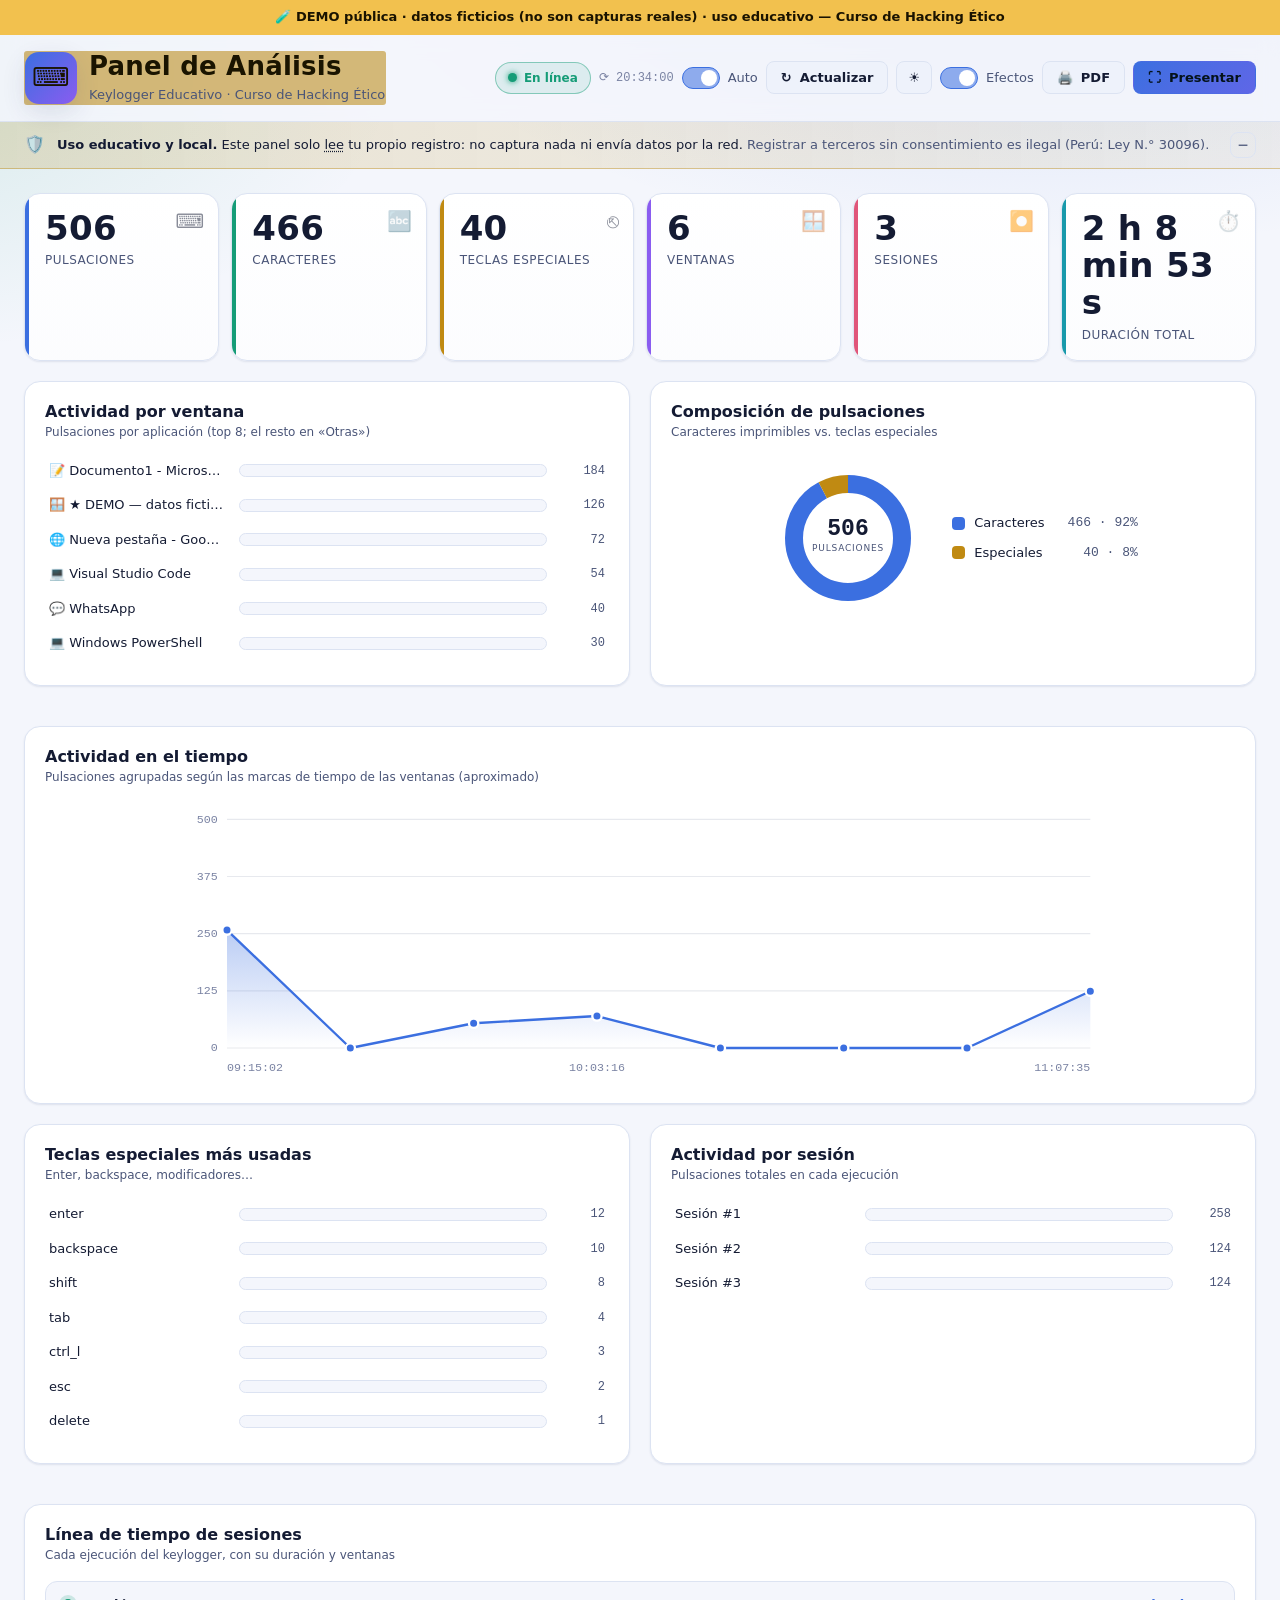
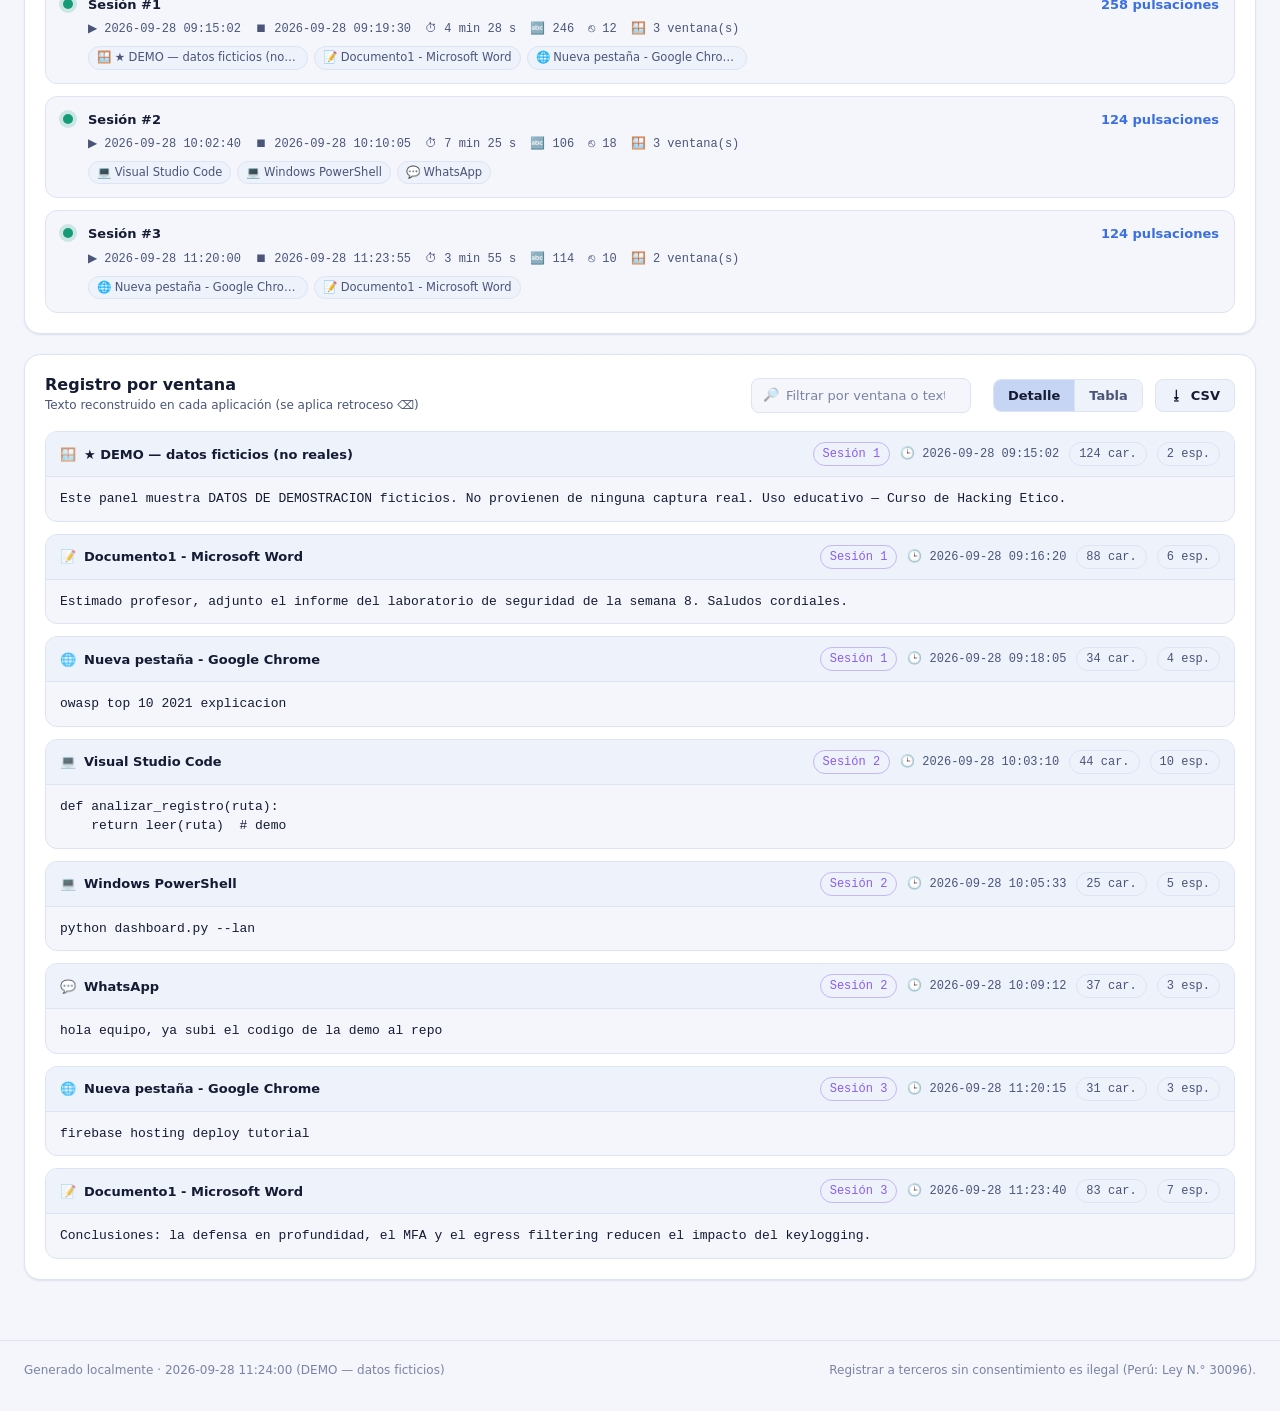
<file: public/index.html>
<!DOCTYPE html>
<html lang="es" data-theme="dark" data-fx="on">
<head>
  <meta charset="UTF-8" />
  <meta name="viewport" content="width=device-width, initial-scale=1.0" />
  <meta name="color-scheme" content="dark light" />
  <meta name="description" content="Panel local para analizar el registro educativo de teclas. Solo lee y muestra; no captura nada." />
  <title>Panel de Análisis — Keylogger Educativo</title>
  <link rel="stylesheet" href="style.css" />
</head>
<body>
  <a class="saltar-enlace" href="#contenido">Saltar al contenido</a>

  <!-- ============================================================
       Cartel de DEMO — solo en la versión pública (datos ficticios).
       No existe en el panel local real; aquí avisa que NO son datos
       reales, sino una demostración de la interfaz.
       ============================================================ -->
  <div style="background:#f2c14e;color:#1a1300;text-align:center;padding:8px 14px;font:600 13px/1.45 'Segoe UI',system-ui,sans-serif;">
    🧪 DEMO pública · datos <strong>ficticios</strong> (no son capturas reales) · uso educativo — Curso de Hacking Ético
  </div>

  <!-- =====================================================================
       Cabecera profesional (sticky): identidad + estado + controles
       ===================================================================== -->
  <header class="cabecera">
    <div class="marca">
      <div class="logo" aria-hidden="true">⌨️</div>
      <div class="marca-txt">
        <h1>Panel de Análisis<span class="cursor-bloque" aria-hidden="true">▊</span></h1>
        <p class="subtitulo">
          <span class="sub-normal">Keylogger Educativo · Curso de Hacking Ético</span>
          <span class="sub-hacker" aria-hidden="true">root@keylog:~$ analizar --local</span>
        </p>
      </div>
    </div>

    <div class="cabecera-acciones" role="toolbar" aria-label="Controles del panel">
      <div class="estado-bloque">
        <span id="estado" class="pill pill-ok" role="status" aria-live="polite">
          <span class="led" aria-hidden="true"></span>
          <span class="estado-texto">Cargando…</span>
        </span>
        <span class="estado-hora" id="actualizado" title="Hora de la última actualización">—</span>
      </div>

      <label class="switch" title="Refrescar los datos automáticamente cada 4 s">
        <input type="checkbox" id="auto" checked />
        <span class="switch-track" aria-hidden="true"><span class="switch-thumb"></span></span>
        <span class="switch-etq">Auto</span>
      </label>

      <button id="refrescar" class="btn" type="button" aria-label="Actualizar ahora">
        <span aria-hidden="true">↻</span><span class="btn-txt">Actualizar</span>
      </button>

      <button id="tema" class="btn btn-icono" type="button"
              aria-label="Cambiar tema (oscuro, claro, hacker)" title="Cambiar tema">
        <span class="tema-icono" aria-hidden="true">🌙</span>
      </button>

      <label class="switch switch-fx" title="Activar efectos del tema hacker (scanlines, glow)">
        <input type="checkbox" id="efectos" checked />
        <span class="switch-track" aria-hidden="true"><span class="switch-thumb"></span></span>
        <span class="switch-etq">Efectos</span>
      </label>

      <button id="imprimir" class="btn" type="button"
              aria-label="Exportar o imprimir a PDF" title="Exportar a PDF (Ctrl+P)">
        <span aria-hidden="true">🖨️</span><span class="btn-txt">PDF</span>
      </button>

      <button id="presentacion" class="btn btn-primario" type="button"
              aria-label="Activar modo presentación a pantalla completa" title="Modo presentación">
        <span aria-hidden="true">⛶</span><span class="btn-txt">Presentar</span>
      </button>
    </div>
  </header>

  <!-- =====================================================================
       Banner ético (visible por defecto, colapsable)
       ===================================================================== -->
  <div class="banner-etico" id="banner" role="note" aria-label="Aviso de uso ético">
    <span class="banner-icono" aria-hidden="true">🛡️</span>
    <span class="banner-texto">
      <strong>Uso educativo y local.</strong>
      Este panel solo <em>lee</em> tu propio registro: no captura nada ni envía datos por la red.
      <span class="banner-legal">Registrar a terceros sin consentimiento es ilegal (Perú: Ley N.° 30096).</span>
    </span>
    <button class="banner-cerrar" id="banner-toggle" type="button"
            aria-expanded="true" aria-controls="banner" aria-label="Colapsar aviso">−</button>
  </div>

  <main class="contenido" id="contenido">

    <!-- Encabezado solo visible al imprimir -->
    <div class="print-encabezado" aria-hidden="true">
      <h2>Informe del Panel de Análisis — Keylogger Educativo</h2>
      <p>Generado localmente · Uso educativo · No captura datos · No usa la red.</p>
    </div>

    <!-- ===== Estado CARGANDO (skeletons) ===== -->
    <section id="carga" aria-label="Cargando datos" aria-busy="true">
      <div class="kpis">
        <div class="tarjeta skel-card" aria-hidden="true"><span class="skel skel-num"></span><span class="skel skel-etq"></span></div>
        <div class="tarjeta skel-card" aria-hidden="true"><span class="skel skel-num"></span><span class="skel skel-etq"></span></div>
        <div class="tarjeta skel-card" aria-hidden="true"><span class="skel skel-num"></span><span class="skel skel-etq"></span></div>
        <div class="tarjeta skel-card" aria-hidden="true"><span class="skel skel-num"></span><span class="skel skel-etq"></span></div>
        <div class="tarjeta skel-card" aria-hidden="true"><span class="skel skel-num"></span><span class="skel skel-etq"></span></div>
        <div class="tarjeta skel-card" aria-hidden="true"><span class="skel skel-num"></span><span class="skel skel-etq"></span></div>
      </div>
      <div class="rejilla rejilla-2">
        <div class="panel-caja"><span class="skel skel-linea"></span><span class="skel skel-bloque"></span></div>
        <div class="panel-caja"><span class="skel skel-linea"></span><span class="skel skel-bloque"></span></div>
      </div>
    </section>

    <!-- ===== Estado ERROR ===== -->
    <section id="error" class="aviso aviso-error oculto" role="alert">
      <div class="aviso-icono" aria-hidden="true">⚡</div>
      <div>
        <h2>Sin conexión con el servidor local</h2>
        <p>No se pudo contactar con <code>/api/data</code>. Comprueba que
           <code>python dashboard.py</code> siga en ejecución y vuelve a intentarlo.</p>
        <button class="btn btn-primario" type="button" id="reintentar">Reintentar</button>
      </div>
    </section>

    <!-- ===== Estado VACÍO ===== -->
    <section id="vacio" class="aviso oculto">
      <div class="aviso-icono" aria-hidden="true">📭</div>
      <div>
        <h2>Todavía no hay datos</h2>
        <p id="vacio-msg">
          Ejecuta <code>python keylogger.py</code>, escribe algo, presiona
          <kbd>ESC</kbd> y vuelve a actualizar.
        </p>
      </div>
    </section>

    <!-- ===== Contenido CON datos ===== -->
    <div id="panel" class="oculto">

      <!-- Fila de KPIs -->
      <section class="kpis" id="kpis" aria-label="Estadísticas generales"></section>

      <!-- Actividad por ventana + Composición -->
      <section class="rejilla rejilla-2">
        <div class="panel-caja">
          <div class="panel-caja-cab">
            <h2><span class="prefijo-h" aria-hidden="true">&gt;</span> Actividad por ventana</h2>
            <span class="hint">Pulsaciones por aplicación (top 8; el resto en «Otras»)</span>
          </div>
          <div id="grafico-ventanas" class="grafico"></div>
        </div>

        <div class="panel-caja">
          <div class="panel-caja-cab">
            <h2><span class="prefijo-h" aria-hidden="true">&gt;</span> Composición de pulsaciones</h2>
            <span class="hint">Caracteres imprimibles vs. teclas especiales</span>
          </div>
          <div id="grafico-composicion" class="grafico grafico-centrado"></div>
        </div>
      </section>

      <!-- Actividad en el tiempo -->
      <section class="panel-caja">
        <div class="panel-caja-cab">
          <h2><span class="prefijo-h" aria-hidden="true">&gt;</span> Actividad en el tiempo</h2>
          <span class="hint">Pulsaciones agrupadas según las marcas de tiempo de las ventanas (aproximado)</span>
        </div>
        <div id="grafico-tiempo" class="grafico"></div>
      </section>

      <!-- Teclas especiales + Actividad por sesión -->
      <section class="rejilla rejilla-2">
        <div class="panel-caja">
          <div class="panel-caja-cab">
            <h2><span class="prefijo-h" aria-hidden="true">&gt;</span> Teclas especiales más usadas</h2>
            <span class="hint">Enter, backspace, modificadores…</span>
          </div>
          <div id="grafico-especiales" class="grafico"></div>
        </div>

        <div class="panel-caja">
          <div class="panel-caja-cab">
            <h2><span class="prefijo-h" aria-hidden="true">&gt;</span> Actividad por sesión</h2>
            <span class="hint">Pulsaciones totales en cada ejecución</span>
          </div>
          <div id="grafico-sesiones" class="grafico"></div>
        </div>
      </section>

      <!-- Línea de tiempo de sesiones -->
      <section class="panel-caja">
        <div class="panel-caja-cab">
          <h2><span class="prefijo-h" aria-hidden="true">&gt;</span> Línea de tiempo de sesiones</h2>
          <span class="hint">Cada ejecución del keylogger, con su duración y ventanas</span>
        </div>
        <div id="timeline" class="timeline"></div>
      </section>

      <!-- Registro por ventana -->
      <section class="panel-caja">
        <div class="panel-caja-cab con-filtro">
          <div>
            <h2><span class="prefijo-h" aria-hidden="true">&gt;</span> Registro por ventana</h2>
            <span class="hint">Texto reconstruido en cada aplicación (se aplica retroceso ⌫)</span>
          </div>
          <div class="registro-controles">
            <div class="filtro-bloque">
              <label class="visualmente-oculto" for="filtro">Filtrar registros</label>
              <span class="filtro-icono" aria-hidden="true">🔎</span>
              <input type="search" id="filtro" class="filtro"
                     placeholder="Filtrar por ventana o texto…"
                     autocomplete="off" spellcheck="false" />
              <span class="filtro-conteo" id="filtro-conteo" aria-live="polite"></span>
            </div>
            <div class="seg-control" role="group" aria-label="Tipo de vista del registro">
              <button type="button" class="seg-btn activo" id="vista-detalle" aria-pressed="true">Detalle</button>
              <button type="button" class="seg-btn" id="vista-tabla" aria-pressed="false">Tabla</button>
            </div>
            <button class="btn" type="button" id="csv" title="Descargar el registro como CSV (local)">
              <span aria-hidden="true">⭳</span><span class="btn-txt">CSV</span>
            </button>
          </div>
        </div>
        <div id="segmentos" class="segmentos"></div>
        <div id="tabla" class="tabla-wrap oculto"></div>
      </section>

    </div><!-- /#panel -->
  </main>

  <footer class="pie">
    <span>Generado localmente · <span id="generado">—</span></span>
    <span class="pie-legal">Registrar a terceros sin consentimiento es ilegal (Perú: Ley N.° 30096).</span>
  </footer>

  <!-- Botón para salir del modo presentación (solo visible en ese modo) -->
  <button id="salir-presentacion" class="salir-presentacion oculto" type="button" aria-label="Salir del modo presentación">✕ Salir</button>

  <!-- Tooltip flotante compartido por todos los gráficos -->
  <div id="tooltip" class="tooltip" role="tooltip" aria-hidden="true"></div>

  <script src="app.js"></script>
</body>
</html>
</file>
<file: public/style.css>
/* ==========================================================================
   Panel de Análisis — Keylogger Educativo
   Sistema de diseño con 3 temas (dark / light / hacker), 100% autocontenido:
   sin CDNs, sin fuentes web externas, sin librerías. Gráficos en SVG a mano.
   --------------------------------------------------------------------------
   ÍNDICE
     1.  Tokens de diseño (:root) y temas
     2.  Reset y base tipográfica
     3.  Accesibilidad (foco, saltar-enlace, utilidades)
     4.  Efectos del tema hacker (rejilla, scanlines, glow, cursor)
     5.  Cabecera, estado y controles
     6.  Banner ético
     7.  KPIs y skeletons de carga
     8.  Cajas de panel y rejillas
     9.  Gráficos SVG (barras, donut, área, ejes, tooltip)
     10. Timeline de sesiones
     11. Registro por ventana (detalle, tabla, filtro)
     12. Estados: vacío / error
     13. Pie y modo presentación
     14. Animaciones, responsive y reduce-motion
     15. Impresión (@media print)
   ========================================================================== */

/* --------------------------------------------------------------------------
   1. TOKENS DE DISEÑO
   -------------------------------------------------------------------------- */
:root {
  /* Tipografía */
  --font-sans: "Segoe UI", system-ui, -apple-system, Roboto, Helvetica, Arial, sans-serif;
  --font-mono: "Cascadia Code", "Consolas", ui-monospace, monospace;
  --fs-xs: 12px; --fs-sm: 13px; --fs-base: 14px; --fs-md: 16px;
  --fs-lg: 20px; --fs-xl: 26px; --fs-2xl: 34px;

  /* Espaciado (escala 4px) */
  --sp-1: 4px; --sp-2: 8px; --sp-3: 12px; --sp-4: 16px; --sp-5: 20px;
  --sp-6: 24px; --sp-7: 32px; --sp-8: 40px; --sp-9: 48px; --sp-10: 64px;

  /* Radios */
  --radius-sm: 8px; --radius-md: 12px; --radius-lg: 16px; --radius-pill: 999px;

  /* Familia mono usada como acento de UI en hacker (sans en dark/light) */
  --font-ui: var(--font-sans);
  /* Glow y overlays: neutros salvo en hacker+efectos */
  --glow-accent: none;
  --glow-panel: none;
  --scan: 0;         /* 1 activa scanlines/rejilla */
}

/* ---- TEMA OSCURO (por defecto) ---- */
:root, :root[data-theme="dark"] {
  --bg: #0B1020; --surface: #141B33; --elevated: #1B2444; --border: #27314F;
  --text: #EAEEFB; --text-2: #9BA6CC; --text-mut: #6B769E;
  --accent: #5B8CFF; --accent-2: #35D0A5; --warning: #F2C14E; --danger: #FF6B81;

  --cat-1: #5B8CFF; --cat-2: #35D0A5; --cat-3: #B18CFF; --cat-4: #F2C14E;
  --cat-5: #FF7A9A; --cat-6: #4FD1E0; --cat-7: #F58F5B; --cat-8: #8BD450;

  --shadow-sm: 0 1px 2px rgba(0,0,0,.2);
  --shadow-md: 0 8px 24px rgba(0,0,0,.28);
  --shadow-lg: 0 16px 40px rgba(0,0,0,.35);
  --grid-linea: rgba(255,255,255,.07);
  --foco: 0 0 0 3px rgba(91,140,255,.55);
  color-scheme: dark;
}

/* ---- TEMA CLARO ---- */
:root[data-theme="light"] {
  --bg: #F4F6FC; --surface: #FFFFFF; --elevated: #EEF2FB; --border: #DCE3F2;
  --text: #141B33; --text-2: #4A5578; --text-mut: #7A83A3;
  --accent: #3B6FE0; --accent-2: #159C77; --warning: #B8860B; --danger: #D64560;

  --cat-1: #3B6FE0; --cat-2: #159C77; --cat-3: #8A5CF0; --cat-4: #C08A12;
  --cat-5: #E0567A; --cat-6: #1899AB; --cat-7: #D9702F; --cat-8: #5F9E1E;

  --shadow-sm: 0 1px 2px rgba(30,50,100,.10);
  --shadow-md: 0 8px 24px rgba(30,50,100,.12);
  --shadow-lg: 0 16px 40px rgba(30,50,100,.16);
  --grid-linea: rgba(20,40,90,.10);
  --foco: 0 0 0 3px rgba(59,111,224,.40);
  color-scheme: light;
}

/* ---- TEMA HACKER / TERMINAL ---- */
:root[data-theme="hacker"] {
  --bg: #0A0E12; --surface: #0E141B; --elevated: #121A22;
  --border: rgba(0,255,156,.16);
  --text: #D6F5E3; --text-2: #7FE9B0; --text-mut: #4E8F72;
  --accent: #00FF9C; --accent-2: #00E5FF; --warning: #F5D90A; --danger: #FF3B6B;

  --cat-1: #00FF9C; --cat-2: #00E5FF; --cat-3: #FF3BF5; --cat-4: #F5D90A;
  --cat-5: #FF6B81; --cat-6: #3B82F6; --cat-7: #FF8A3B; --cat-8: #9BFF3B;

  --shadow-sm: 0 1px 2px rgba(0,0,0,.4);
  --shadow-md: 0 10px 28px rgba(0,0,0,.5);
  --shadow-lg: 0 16px 40px rgba(0,0,0,.6);
  --grid-linea: rgba(0,255,156,.14);
  --foco: 0 0 0 2px #00E5FF;          /* borde cian, no solo glow */
  --font-ui: var(--font-mono);         /* mono para etiquetas/chips/ejes */
  color-scheme: dark;
}
/* Efectos activados solo en hacker con el toggle "Efectos" en on */
:root[data-theme="hacker"][data-fx="on"] {
  --glow-accent: 0 0 2px rgba(0,255,156,.9), 0 0 10px rgba(0,255,156,.45);
  --glow-panel: 0 0 0 1px rgba(0,255,156,.08), 0 12px 30px rgba(0,0,0,.5);
  --scan: 1;
}

* { box-sizing: border-box; }

/* --------------------------------------------------------------------------
   2. RESET Y BASE
   -------------------------------------------------------------------------- */
html, body { margin: 0; padding: 0; }

body {
  background:
    radial-gradient(1200px 600px at 82% -12%, color-mix(in srgb, var(--accent) 18%, transparent), transparent 60%),
    radial-gradient(1000px 520px at -12% 8%, color-mix(in srgb, var(--accent-2) 14%, transparent), transparent 55%),
    var(--bg);
  background-attachment: fixed;
  color: var(--text);
  font-family: var(--font-sans);
  font-size: var(--fs-base);
  line-height: 1.5;
  min-height: 100vh;
  -webkit-font-smoothing: antialiased;
  text-rendering: optimizeLegibility;
  transition: background-color .24s ease, color .24s ease;
}

h1, h2 { line-height: 1.2; }

code, kbd {
  font-family: var(--font-mono);
  font-size: .88em;
}
code { background: color-mix(in srgb, var(--text) 10%, transparent); padding: 1px 6px; border-radius: 6px; }
kbd {
  background: var(--elevated); border: 1px solid var(--border);
  border-bottom-width: 2px; border-radius: 6px; padding: 1px 6px; font-size: .82em;
}

/* --------------------------------------------------------------------------
   3. ACCESIBILIDAD
   -------------------------------------------------------------------------- */
:focus-visible { outline: none; box-shadow: var(--foco); border-radius: 8px; }

.saltar-enlace {
  position: absolute; left: 12px; top: -60px; z-index: 100;
  background: var(--accent); color: #04121a;
  padding: 10px 16px; border-radius: 10px; font-weight: 600;
  text-decoration: none; transition: top .18s ease;
}
.saltar-enlace:focus { top: 12px; }

.visualmente-oculto {
  position: absolute; width: 1px; height: 1px; padding: 0; margin: -1px;
  overflow: hidden; clip: rect(0 0 0 0); white-space: nowrap; border: 0;
}
.oculto { display: none !important; }

/* --------------------------------------------------------------------------
   4. EFECTOS DEL TEMA HACKER (todos apagables; ver reduce-motion abajo)
   -------------------------------------------------------------------------- */
/* Rejilla técnica de fondo */
body::before {
  content: ""; position: fixed; inset: 0; z-index: 0; pointer-events: none;
  opacity: var(--scan);
  background-image:
    linear-gradient(color-mix(in srgb, var(--accent) 5%, transparent) 1px, transparent 1px),
    linear-gradient(90deg, color-mix(in srgb, var(--accent) 5%, transparent) 1px, transparent 1px);
  background-size: 40px 40px;
  transition: opacity .24s ease;
}
/* Scanlines CRT */
body::after {
  content: ""; position: fixed; inset: 0; z-index: 1; pointer-events: none;
  opacity: calc(var(--scan) * 1);
  background: repeating-linear-gradient(
    to bottom, rgba(0,0,0,0) 0, rgba(0,0,0,0) 2px,
    color-mix(in srgb, var(--accent) 4%, transparent) 3px, rgba(0,0,0,0) 4px);
  transition: opacity .24s ease;
}
/* El contenido va por encima de los overlays */
.cabecera, .banner-etico, .contenido, .pie, .tooltip,
.salir-presentacion { position: relative; z-index: 2; }

/* Cursor de bloque parpadeante (solo hacker) */
.cursor-bloque { display: none; color: var(--accent); margin-left: 4px; text-shadow: var(--glow-accent); }
:root[data-theme="hacker"] .cursor-bloque { display: inline-block; animation: parpadeo 1.05s steps(2, jump-none) infinite; }

/* Glow en identidad y KPIs (solo hacker+fx aporta valor a --glow-*) */
:root[data-theme="hacker"] h1 { text-shadow: var(--glow-accent); }
:root[data-theme="hacker"] .logo { box-shadow: var(--glow-panel), var(--shadow-md); }
:root[data-theme="hacker"] .panel-caja { box-shadow: var(--glow-panel); }
:root[data-theme="hacker"] .kpi .valor { text-shadow: var(--glow-accent); }
:root[data-theme="hacker"] .btn-primario { box-shadow: 0 0 12px rgba(0,255,156,.35); }

/* Subtítulo según tema */
.sub-hacker { display: none; color: var(--accent-2); font-family: var(--font-mono); }
:root[data-theme="hacker"] .sub-normal { display: none; }
:root[data-theme="hacker"] .sub-hacker { display: inline; }

/* Prefijo ">" en títulos: solo visible en hacker */
.prefijo-h { display: none; color: var(--accent); }
:root[data-theme="hacker"] .prefijo-h { display: inline; }

/* --------------------------------------------------------------------------
   5. CABECERA, ESTADO Y CONTROLES
   -------------------------------------------------------------------------- */
.cabecera {
  position: sticky; top: 0; z-index: 20;
  display: flex; align-items: center; justify-content: space-between;
  gap: var(--sp-4); flex-wrap: wrap;
  padding: var(--sp-4) clamp(16px, 4vw, 24px);
  max-width: 1280px; margin: 0 auto;
  background: color-mix(in srgb, var(--bg) 82%, transparent);
  backdrop-filter: blur(10px);
  border-bottom: 1px solid var(--border);
}
.marca { display: flex; align-items: center; gap: var(--sp-3); }
.logo {
  width: 52px; height: 52px; display: grid; place-items: center; font-size: 26px;
  background: linear-gradient(135deg, var(--accent), var(--cat-3));
  border-radius: 14px; box-shadow: var(--shadow-md);
}
:root[data-theme="hacker"] .logo { background: var(--elevated); border: 1px solid var(--accent); }
.marca h1 { margin: 0; font-size: var(--fs-xl); letter-spacing: .2px; }
.subtitulo { margin: 3px 0 0; color: var(--text-2); font-size: var(--fs-sm); }

.cabecera-acciones { display: flex; align-items: center; gap: var(--sp-2); flex-wrap: wrap; }

.estado-bloque { display: flex; align-items: center; gap: var(--sp-2); }
.pill {
  display: inline-flex; align-items: center; gap: 7px;
  font-size: var(--fs-xs); font-weight: 600; font-family: var(--font-ui);
  padding: 6px 12px; border-radius: var(--radius-pill);
  border: 1px solid var(--border); white-space: nowrap;
}
.led { width: 9px; height: 9px; border-radius: 50%; background: currentColor; }
.pill-ok  { color: var(--accent-2); border-color: color-mix(in srgb, var(--accent-2) 45%, transparent); background: color-mix(in srgb, var(--accent-2) 10%, transparent); }
.pill-ok .led  { animation: latido 2s ease-in-out infinite; box-shadow: 0 0 6px currentColor; }
.pill-err { color: var(--danger); border-color: color-mix(in srgb, var(--danger) 45%, transparent); background: color-mix(in srgb, var(--danger) 10%, transparent); }
.pill-err .led { box-shadow: 0 0 6px currentColor; }
.estado-hora { color: var(--text-mut); font-size: var(--fs-xs); font-family: var(--font-mono); white-space: nowrap; }

/* Interruptores (auto, efectos) */
.switch { display: inline-flex; align-items: center; gap: 8px; cursor: pointer; user-select: none; }
.switch input { position: absolute; opacity: 0; width: 1px; height: 1px; }
.switch-track {
  width: 38px; height: 22px; border-radius: var(--radius-pill);
  background: var(--elevated); border: 1px solid var(--border);
  position: relative; transition: background .18s ease;
}
.switch-thumb {
  position: absolute; top: 2px; left: 2px; width: 16px; height: 16px;
  border-radius: 50%; background: var(--text-2); transition: transform .18s ease, background .18s ease;
}
.switch input:checked + .switch-track { background: color-mix(in srgb, var(--accent) 55%, transparent); border-color: var(--accent); }
.switch input:checked + .switch-track .switch-thumb { transform: translateX(16px); background: #fff; }
.switch input:focus-visible + .switch-track { box-shadow: var(--foco); }
.switch-etq { font-size: var(--fs-sm); color: var(--text-2); font-family: var(--font-ui); }

/* Botones */
.btn {
  display: inline-flex; align-items: center; gap: 8px; cursor: pointer;
  border: 1px solid var(--border); background: var(--elevated); color: var(--text);
  padding: 8px 14px; border-radius: var(--radius-sm);
  font-size: var(--fs-sm); font-weight: 600; font-family: var(--font-ui);
  transition: transform .12s ease, background .12s ease, border-color .12s ease, box-shadow .12s ease;
}
.btn:hover { border-color: var(--accent); background: color-mix(in srgb, var(--accent) 12%, var(--elevated)); }
.btn:active { transform: translateY(1px); }
.btn-icono { padding: 8px 11px; }
.btn-primario { background: linear-gradient(135deg, var(--accent), color-mix(in srgb, var(--accent) 55%, var(--cat-3))); border-color: transparent; color: #04121a; }
:root[data-theme="hacker"] .btn-primario { color: #04120b; }
.btn-primario:hover { filter: brightness(1.08); border-color: transparent; }

/* --------------------------------------------------------------------------
   6. BANNER ÉTICO
   -------------------------------------------------------------------------- */
.banner-etico {
  display: flex; gap: var(--sp-3); align-items: center;
  max-width: 1280px; margin: 0 auto;
  padding: 10px clamp(16px, 4vw, 24px);
  background: linear-gradient(90deg,
    color-mix(in srgb, var(--warning) 18%, transparent),
    color-mix(in srgb, var(--warning) 6%, transparent));
  border-bottom: 1px solid color-mix(in srgb, var(--warning) 40%, transparent);
  color: var(--text); font-size: var(--fs-sm);
}
.banner-icono { font-size: 17px; flex: 0 0 auto; }
.banner-texto { flex: 1; }
.banner-texto strong { color: var(--text); }
.banner-etico em { font-style: normal; text-decoration: underline dotted; text-underline-offset: 2px; }
.banner-legal { color: var(--text-2); }
.banner-cerrar {
  flex: 0 0 auto; cursor: pointer; width: 26px; height: 26px; line-height: 1;
  border-radius: 8px; border: 1px solid var(--border);
  background: transparent; color: var(--text-2); font-size: 18px;
}
.banner-cerrar:hover { border-color: var(--accent); color: var(--text); }
/* Estado colapsado: solo queda una franja fina con la frase clave */
.banner-etico.colapsado .banner-legal,
.banner-etico.colapsado em,
.banner-etico.colapsado .banner-texto br { display: none; }
.banner-etico.colapsado { padding-top: 6px; padding-bottom: 6px; font-size: var(--fs-xs); }

/* --------------------------------------------------------------------------
   7. CONTENIDO, KPIs Y SKELETONS
   -------------------------------------------------------------------------- */
.contenido { max-width: 1280px; margin: 0 auto; padding: var(--sp-3) clamp(16px, 4vw, 24px) var(--sp-8); }

.kpis {
  display: grid; grid-template-columns: repeat(auto-fit, minmax(170px, 1fr));
  gap: var(--sp-3); margin: var(--sp-3) 0 var(--sp-5);
}
.tarjeta, .kpi {
  background: linear-gradient(180deg, var(--surface), color-mix(in srgb, var(--surface) 70%, var(--bg)));
  border: 1px solid var(--border); border-radius: var(--radius-lg);
  padding: var(--sp-4) var(--sp-4) var(--sp-4) var(--sp-5);
  box-shadow: var(--shadow-sm); position: relative; overflow: hidden;
  transition: transform .18s ease, box-shadow .18s ease, border-color .18s ease;
}
.kpi:hover { transform: translateY(-3px); box-shadow: var(--shadow-md); border-color: color-mix(in srgb, var(--accent) 40%, var(--border)); }
.kpi::before { content: ""; position: absolute; inset: 0 auto 0 0; width: 4px; background: var(--acento-kpi, var(--accent)); }
.kpi .valor { font-size: var(--fs-2xl); font-weight: 700; letter-spacing: .3px; font-variant-numeric: tabular-nums; line-height: 1.1; }
.kpi .etiqueta { color: var(--text-2); font-size: var(--fs-xs); margin-top: 4px; text-transform: uppercase; letter-spacing: .5px; font-family: var(--font-ui); }
.kpi .icono { position: absolute; right: 14px; top: 12px; font-size: 20px; opacity: .5; }

/* Skeletons (shimmer) */
.skel-card { display: grid; gap: 10px; align-content: center; min-height: 92px; }
.skel { display: block; border-radius: 8px; background:
  linear-gradient(90deg, color-mix(in srgb, var(--text) 8%, transparent) 25%,
                          color-mix(in srgb, var(--text) 16%, transparent) 37%,
                          color-mix(in srgb, var(--text) 8%, transparent) 63%);
  background-size: 400% 100%; animation: shimmer 1.4s ease infinite; }
.skel-num { width: 60%; height: 30px; }
.skel-etq { width: 40%; height: 12px; }
.skel-linea { width: 45%; height: 16px; margin-bottom: 16px; }
.skel-bloque { width: 100%; height: 170px; }

/* --------------------------------------------------------------------------
   8. CAJAS DE PANEL Y REJILLAS
   -------------------------------------------------------------------------- */
.rejilla { display: grid; gap: var(--sp-5); margin-bottom: var(--sp-5); }
.rejilla-2 { grid-template-columns: repeat(auto-fit, minmax(min(100%, 340px), 1fr)); }

.panel-caja {
  background: var(--surface); border: 1px solid var(--border);
  border-radius: var(--radius-lg); padding: var(--sp-5); box-shadow: var(--shadow-sm);
  margin-bottom: var(--sp-5);
}
.panel-caja-cab { margin-bottom: var(--sp-4); }
.panel-caja-cab.con-filtro { display: flex; align-items: center; justify-content: space-between; gap: var(--sp-4); flex-wrap: wrap; }
.panel-caja-cab h2 { margin: 0; font-size: var(--fs-md); }
.hint { color: var(--text-2); font-size: var(--fs-xs); }

/* Controles del registro */
.registro-controles { display: flex; align-items: center; gap: var(--sp-3); flex-wrap: wrap; }
.filtro-bloque { position: relative; display: flex; align-items: center; gap: 10px; }
.filtro-icono { position: absolute; left: 12px; top: 50%; transform: translateY(-50%); font-size: 13px; opacity: .6; pointer-events: none; }
.filtro {
  background: var(--bg); border: 1px solid var(--border); color: var(--text);
  border-radius: var(--radius-sm); padding: 9px 12px 9px 34px;
  font-size: var(--fs-sm); font-family: inherit; min-width: 220px; transition: border-color .12s ease;
}
.filtro::placeholder { color: var(--text-mut); }
.filtro:hover { border-color: color-mix(in srgb, var(--accent) 40%, var(--border)); }
.filtro-conteo { font-size: var(--fs-xs); color: var(--text-mut); white-space: nowrap; font-family: var(--font-mono); }

/* Control segmentado Detalle / Tabla */
.seg-control { display: inline-flex; border: 1px solid var(--border); border-radius: var(--radius-sm); overflow: hidden; }
.seg-btn { cursor: pointer; border: 0; background: var(--elevated); color: var(--text-2); padding: 8px 14px; font-size: var(--fs-sm); font-weight: 600; font-family: var(--font-ui); }
.seg-btn + .seg-btn { border-left: 1px solid var(--border); }
.seg-btn.activo { background: color-mix(in srgb, var(--accent) 22%, var(--elevated)); color: var(--text); }
.seg-btn:hover { color: var(--text); }

/* --------------------------------------------------------------------------
   9. GRÁFICOS SVG
   -------------------------------------------------------------------------- */
.grafico { min-height: 60px; }
.grafico-centrado { display: grid; place-items: center; }

/* Barras horizontales */
.barra-fila {
  display: grid; grid-template-columns: minmax(90px, 32%) 1fr auto; align-items: center;
  gap: var(--sp-3); margin: 9px 0; border-radius: 8px; padding: 3px 4px;
  transition: background .12s ease; cursor: default;
}
.barra-fila:hover, .barra-fila:focus-visible { background: color-mix(in srgb, var(--text) 6%, transparent); }
.barra-etq { font-size: var(--fs-sm); color: var(--text); white-space: nowrap; overflow: hidden; text-overflow: ellipsis; }
.barra-pista { background: var(--bg); border-radius: var(--radius-pill); height: 13px; overflow: hidden; border: 1px solid var(--border); }
.barra-relleno { height: 100%; border-radius: var(--radius-pill); width: 0; transition: width .24s cubic-bezier(.2,.8,.2,1); }
.barra-val { font-size: var(--fs-xs); color: var(--text-2); min-width: 46px; text-align: right; font-variant-numeric: tabular-nums; font-family: var(--font-mono); }

/* Donut de composición */
.donut-wrap { display: flex; align-items: center; gap: var(--sp-6); flex-wrap: wrap; justify-content: center; }
.donut-svg { flex: 0 0 auto; }
.donut-arco { transition: opacity .12s ease; cursor: default; }
.donut-arco:hover { opacity: .85; }
.donut-centro-num { font-size: 23px; font-weight: 700; fill: var(--text); font-family: var(--font-mono); }
.donut-centro-txt { font-size: 9px; fill: var(--text-2); letter-spacing: .8px; }
.leyenda { display: grid; gap: 10px; }
.leyenda-item { display: flex; align-items: center; gap: 9px; font-size: var(--fs-sm); }
.leyenda-punto { width: 13px; height: 13px; border-radius: 4px; flex: 0 0 auto; }
.leyenda-val { color: var(--text-2); margin-left: auto; font-variant-numeric: tabular-nums; padding-left: 14px; font-family: var(--font-mono); }

/* Área temporal + ejes */
.svg-eje-linea { stroke: var(--grid-linea); stroke-width: 1; }
.svg-eje-txt { fill: var(--text-mut); font-size: 10px; font-family: var(--font-mono); }
.area-relleno { fill: url(#gradArea); }
.area-linea { fill: none; stroke: var(--accent); stroke-width: 2; stroke-linejoin: round; stroke-linecap: round; }
.area-punto { fill: var(--accent); stroke: var(--surface); stroke-width: 2; cursor: default; transition: r .12s ease; }
.area-punto:hover { r: 6; }

/* Tooltip flotante */
.tooltip {
  position: fixed; z-index: 60; pointer-events: none;
  background: var(--elevated); color: var(--text);
  border: 1px solid var(--border); border-radius: 10px; padding: 8px 11px;
  font-size: var(--fs-xs); box-shadow: var(--shadow-md); max-width: 260px;
  opacity: 0; transform: translateY(4px); transition: opacity .12s ease, transform .12s ease;
}
.tooltip.visible { opacity: 1; transform: translateY(0); }
.tooltip .tt-titulo { font-weight: 700; margin-bottom: 2px; display: block; word-break: break-word; font-family: var(--font-ui); }
.tooltip .tt-fila { color: var(--text-2); font-variant-numeric: tabular-nums; }
.tooltip .tt-color { display: inline-block; width: 9px; height: 9px; border-radius: 3px; margin-right: 6px; }

.vacio-nota { color: var(--text-mut); font-size: var(--fs-sm); }

/* --------------------------------------------------------------------------
   10. TIMELINE DE SESIONES
   -------------------------------------------------------------------------- */
.timeline { display: grid; gap: var(--sp-3); }
.tl-item {
  position: relative; padding: 13px 15px 13px 42px;
  background: var(--bg); border: 1px solid var(--border); border-radius: 12px;
  transition: border-color .12s ease, transform .12s ease;
}
.tl-item:hover { border-color: color-mix(in srgb, var(--accent-2) 45%, var(--border)); transform: translateX(2px); }
.tl-item::before {
  content: ""; position: absolute; left: 17px; top: 17px; width: 10px; height: 10px;
  border-radius: 50%; background: var(--accent-2);
  box-shadow: 0 0 0 4px color-mix(in srgb, var(--accent-2) 18%, transparent);
}
.tl-titulo { font-weight: 600; font-size: var(--fs-sm); display: flex; justify-content: space-between; gap: 10px; flex-wrap: wrap; }
.tl-meta { color: var(--text-2); font-size: var(--fs-xs); margin-top: 6px; display: flex; gap: 14px; flex-wrap: wrap; font-family: var(--font-mono); }
.tl-badge { color: var(--accent); font-variant-numeric: tabular-nums; }
.tl-ventanas { margin-top: 8px; display: flex; gap: 6px; flex-wrap: wrap; }
.tl-vtag { font-size: 11.5px; color: var(--text-2); background: var(--elevated); border: 1px solid var(--border); padding: 2px 8px; border-radius: var(--radius-pill); max-width: 220px; overflow: hidden; text-overflow: ellipsis; white-space: nowrap; }

/* --------------------------------------------------------------------------
   11. REGISTRO POR VENTANA (DETALLE + TABLA)
   -------------------------------------------------------------------------- */
.segmentos { display: grid; gap: var(--sp-3); }
.seg { background: var(--bg); border: 1px solid var(--border); border-radius: 12px; overflow: hidden; transition: border-color .12s ease; }
.seg:hover { border-color: color-mix(in srgb, var(--accent) 35%, var(--border)); }
.seg-cab { display: flex; align-items: center; justify-content: space-between; gap: 12px; flex-wrap: wrap; padding: 10px 14px; background: var(--elevated); border-bottom: 1px solid var(--border); }
/* Barra tipo consola (puntos + ruta) en tema hacker */
.seg-consola { display: none; align-items: center; gap: 6px; }
.seg-consola .punto { width: 9px; height: 9px; border-radius: 50%; }
.seg-consola .p1 { background: var(--danger); } .seg-consola .p2 { background: var(--warning); } .seg-consola .p3 { background: var(--accent-2); }
:root[data-theme="hacker"] .seg-consola { display: inline-flex; }
.seg-ventana { font-weight: 600; font-size: var(--fs-sm); display: flex; align-items: center; gap: 8px; min-width: 0; }
.seg-ventana .ic { opacity: .8; }
.seg-ventana .nom { overflow: hidden; text-overflow: ellipsis; white-space: nowrap; }
.seg-meta { display: flex; gap: 10px; align-items: center; font-size: var(--fs-xs); color: var(--text-2); white-space: nowrap; flex-wrap: wrap; font-family: var(--font-mono); }
.chip { padding: 2px 9px; border-radius: var(--radius-pill); border: 1px solid var(--border); font-variant-numeric: tabular-nums; }
.chip.ses { color: var(--cat-3); border-color: color-mix(in srgb, var(--cat-3) 40%, transparent); }
.seg-texto {
  margin: 0; padding: 12px 14px; font-family: var(--font-mono); font-size: var(--fs-sm);
  color: var(--text); white-space: pre-wrap; word-break: break-word; max-height: 240px; overflow: auto;
}
.seg-texto.colapsado { max-height: 4.6em; overflow: hidden; }
.seg-texto:empty::before { content: "(sin texto imprimible)"; color: var(--text-mut); }
.seg-vermas { display: none; margin: 0 14px 12px; }
.seg.tiene-mas .seg-vermas { display: inline-flex; }
.seg-vermas-btn { cursor: pointer; background: transparent; border: 1px solid var(--border); color: var(--accent); font-size: var(--fs-xs); font-weight: 600; padding: 4px 10px; border-radius: var(--radius-pill); font-family: var(--font-ui); }
.seg-vermas-btn:hover { border-color: var(--accent); }
.marca { background: color-mix(in srgb, var(--warning) 55%, transparent); color: #1a1400; border-radius: 3px; padding: 0 1px; }
:root[data-theme="hacker"] .marca { background: color-mix(in srgb, var(--accent) 40%, transparent); color: #03150d; }

/* Tabla ordenable */
.tabla-wrap { overflow-x: auto; }
.tabla { width: 100%; border-collapse: collapse; font-size: var(--fs-sm); }
.tabla th, .tabla td { text-align: left; padding: 9px 12px; border-bottom: 1px solid var(--border); vertical-align: top; }
.tabla thead th { position: sticky; top: 0; background: var(--elevated); font-family: var(--font-ui); }
.tabla th.num, .tabla td.num { text-align: right; font-variant-numeric: tabular-nums; font-family: var(--font-mono); }
.tabla tbody tr:hover { background: color-mix(in srgb, var(--text) 5%, transparent); }
.tabla .col-texto { max-width: 380px; color: var(--text-2); overflow: hidden; text-overflow: ellipsis; white-space: nowrap; }
.th-orden { cursor: pointer; background: none; border: 0; color: inherit; font: inherit; font-weight: 700; display: inline-flex; align-items: center; gap: 5px; padding: 0; }
.th-orden .flecha { opacity: .35; font-size: 10px; }
.th-orden[aria-sort="ascending"] .flecha, .th-orden[aria-sort="descending"] .flecha { opacity: 1; color: var(--accent); }

/* --------------------------------------------------------------------------
   12. ESTADOS: VACÍO / ERROR
   -------------------------------------------------------------------------- */
.aviso {
  display: flex; align-items: flex-start; gap: var(--sp-5); text-align: left;
  padding: var(--sp-8) clamp(20px, 5vw, 48px); color: var(--text-2);
  background: var(--surface); border: 1px solid var(--border); border-radius: var(--radius-lg);
  box-shadow: var(--shadow-sm); margin-top: var(--sp-5);
}
.aviso-icono { font-size: 42px; line-height: 1; }
.aviso h2 { color: var(--text); margin: 4px 0 6px; }
.aviso p { margin: 0 0 12px; max-width: 60ch; }
.aviso-error { border-color: color-mix(in srgb, var(--danger) 45%, var(--border)); }

/* --------------------------------------------------------------------------
   13. PIE Y MODO PRESENTACIÓN
   -------------------------------------------------------------------------- */
.pie {
  max-width: 1280px; margin: 0 auto; padding: var(--sp-5) clamp(16px,4vw,24px) var(--sp-7);
  display: flex; justify-content: space-between; gap: 12px; flex-wrap: wrap;
  color: var(--text-mut); font-size: var(--fs-xs); border-top: 1px solid var(--border);
}
.print-encabezado { display: none; }

.salir-presentacion {
  position: fixed; top: 16px; right: 16px; z-index: 90; cursor: pointer;
  background: var(--elevated); color: var(--text); border: 1px solid var(--border);
  border-radius: var(--radius-pill); padding: 8px 16px; font-weight: 600; font-family: var(--font-ui);
}

/* Modo presentación: oculta controles, agranda tipografía/gráficos */
body.presentacion .cabecera-acciones,
body.presentacion .banner-cerrar,
body.presentacion .registro-controles,
body.presentacion .saltar-enlace { display: none !important; }
body.presentacion .salir-presentacion { display: inline-flex !important; }
body.presentacion { font-size: 16px; }
body.presentacion .kpi .valor { font-size: 44px; }
body.presentacion .panel-caja-cab h2 { font-size: var(--fs-lg); }
body.presentacion .contenido { max-width: 1500px; }
body.presentacion .seg-texto { font-size: var(--fs-md); }

/* --------------------------------------------------------------------------
   14. ANIMACIONES, RESPONSIVE Y REDUCE-MOTION
   -------------------------------------------------------------------------- */
@keyframes latido {
  0%, 100% { box-shadow: 0 0 0 0 color-mix(in srgb, currentColor 55%, transparent); }
  50%      { box-shadow: 0 0 0 5px color-mix(in srgb, currentColor 0%, transparent); }
}
@keyframes parpadeo { 0%, 100% { opacity: 1; } 50% { opacity: 0; } }
@keyframes shimmer { 0% { background-position: 100% 0; } 100% { background-position: 0 0; } }
@keyframes aparecer { from { opacity: 0; transform: translateY(8px); } to { opacity: 1; transform: translateY(0); } }
.aparece { animation: aparecer .18s ease both; }

@media (max-width: 640px) {
  .cabecera { align-items: flex-start; }
  .btn-txt { display: none; }
  .btn { padding: 8px 11px; }
  .switch-etq { display: none; }
  .estado-hora { display: none; }
  .kpi .valor { font-size: var(--fs-xl); }
}

@media (prefers-reduced-motion: reduce) {
  *, *::before, *::after {
    animation-duration: .001ms !important; animation-iteration-count: 1 !important;
    transition-duration: .001ms !important;
  }
  /* Apaga explícitamente efectos hacker: rejilla, scanlines y cursor */
  body::before, body::after { display: none !important; }
  .cursor-bloque { animation: none !important; opacity: 1 !important; }
}

/* --------------------------------------------------------------------------
   15. IMPRESIÓN / EXPORTAR A PDF
   -------------------------------------------------------------------------- */
@media print {
  /* Fuerza fondo claro y colores legibles (también desde el tema hacker) */
  :root, :root[data-theme="hacker"], :root[data-theme="dark"] {
    --bg: #fff; --surface: #fff; --elevated: #f4f6fc; --border: #c8d0e0;
    --text: #101426; --text-2: #3a4364; --text-mut: #5a6488;
    --shadow-sm: none; --shadow-md: none; --shadow-lg: none;
    --glow-accent: none; --glow-panel: none; --scan: 0;
  }
  * { -webkit-print-color-adjust: exact !important; print-color-adjust: exact !important; }
  body { background: #fff !important; color: #101426 !important; font-size: 11.5px; }
  body::before, body::after { display: none !important; }
  .saltar-enlace, .cabecera-acciones, .banner-cerrar, .registro-controles,
  .seg-vermas, .tooltip, .salir-presentacion, .cursor-bloque { display: none !important; }
  .cabecera { position: static; border-bottom: 1px solid #c8d0e0; backdrop-filter: none; }
  .print-encabezado { display: block; margin: 0 0 12px; }
  .print-encabezado h2 { font-size: 16px; margin: 0 0 2px; }
  .contenido { max-width: none; padding: 0; }
  .panel-caja, .kpi, .seg, .tl-item { box-shadow: none !important; border: 1px solid #d5deee !important; break-inside: avoid; page-break-inside: avoid; }
  .rejilla-2 { grid-template-columns: 1fr 1fr; }
  .seg-texto, .seg-texto.colapsado { max-height: none; overflow: visible; }
  .pie { border-top: 1px solid #c8d0e0; }
}
</file>
